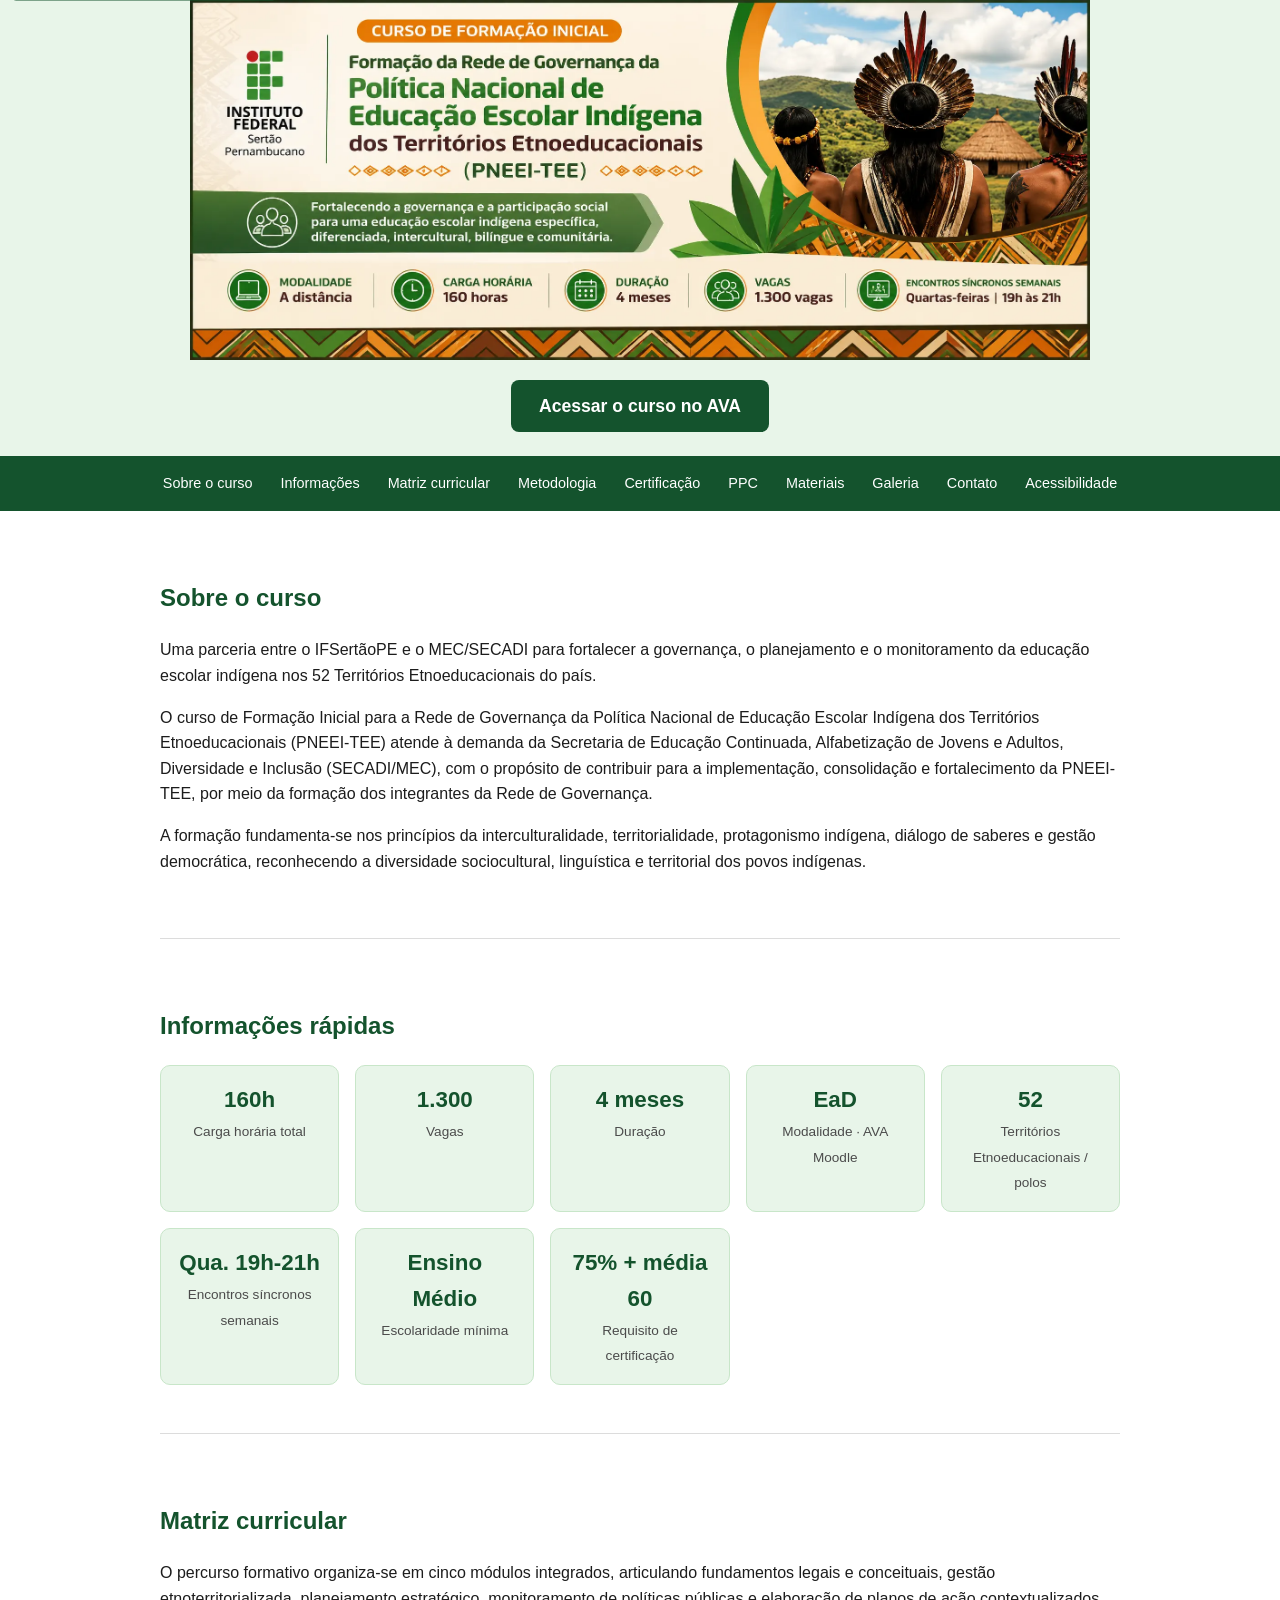
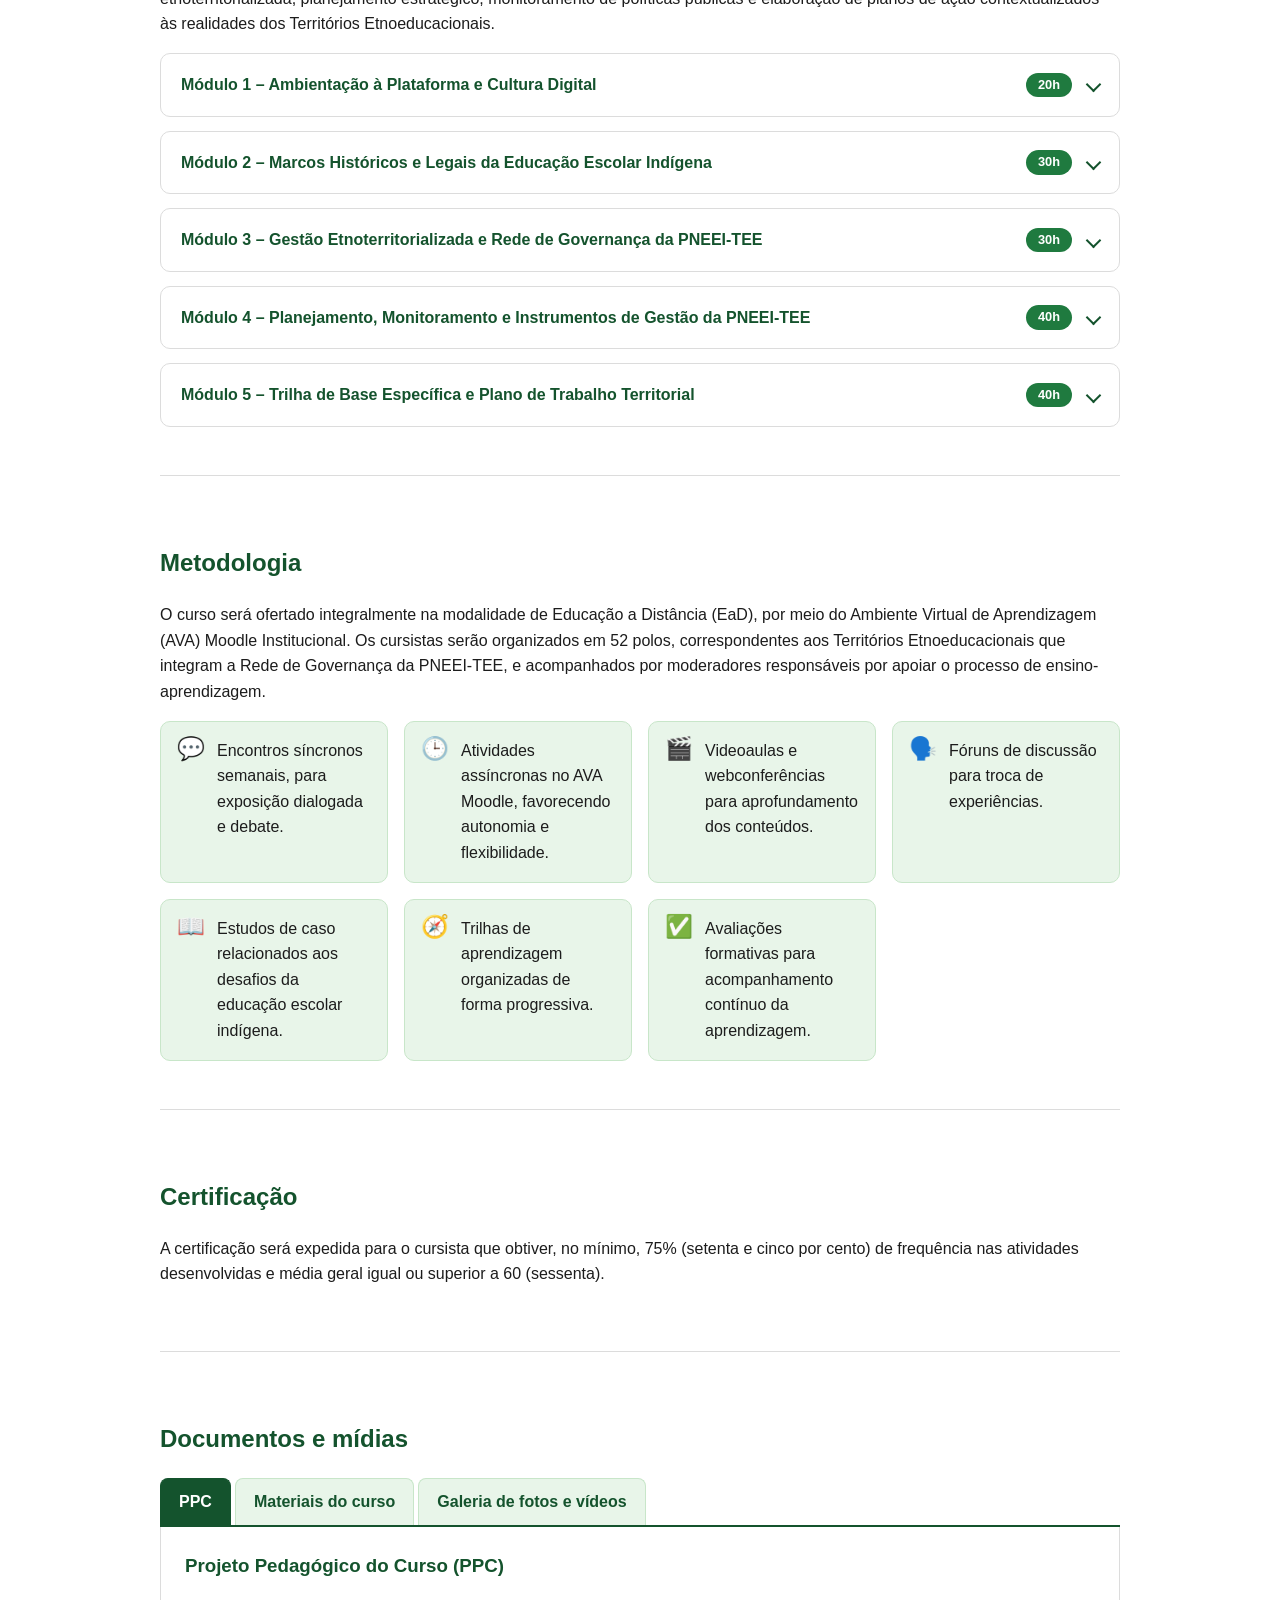
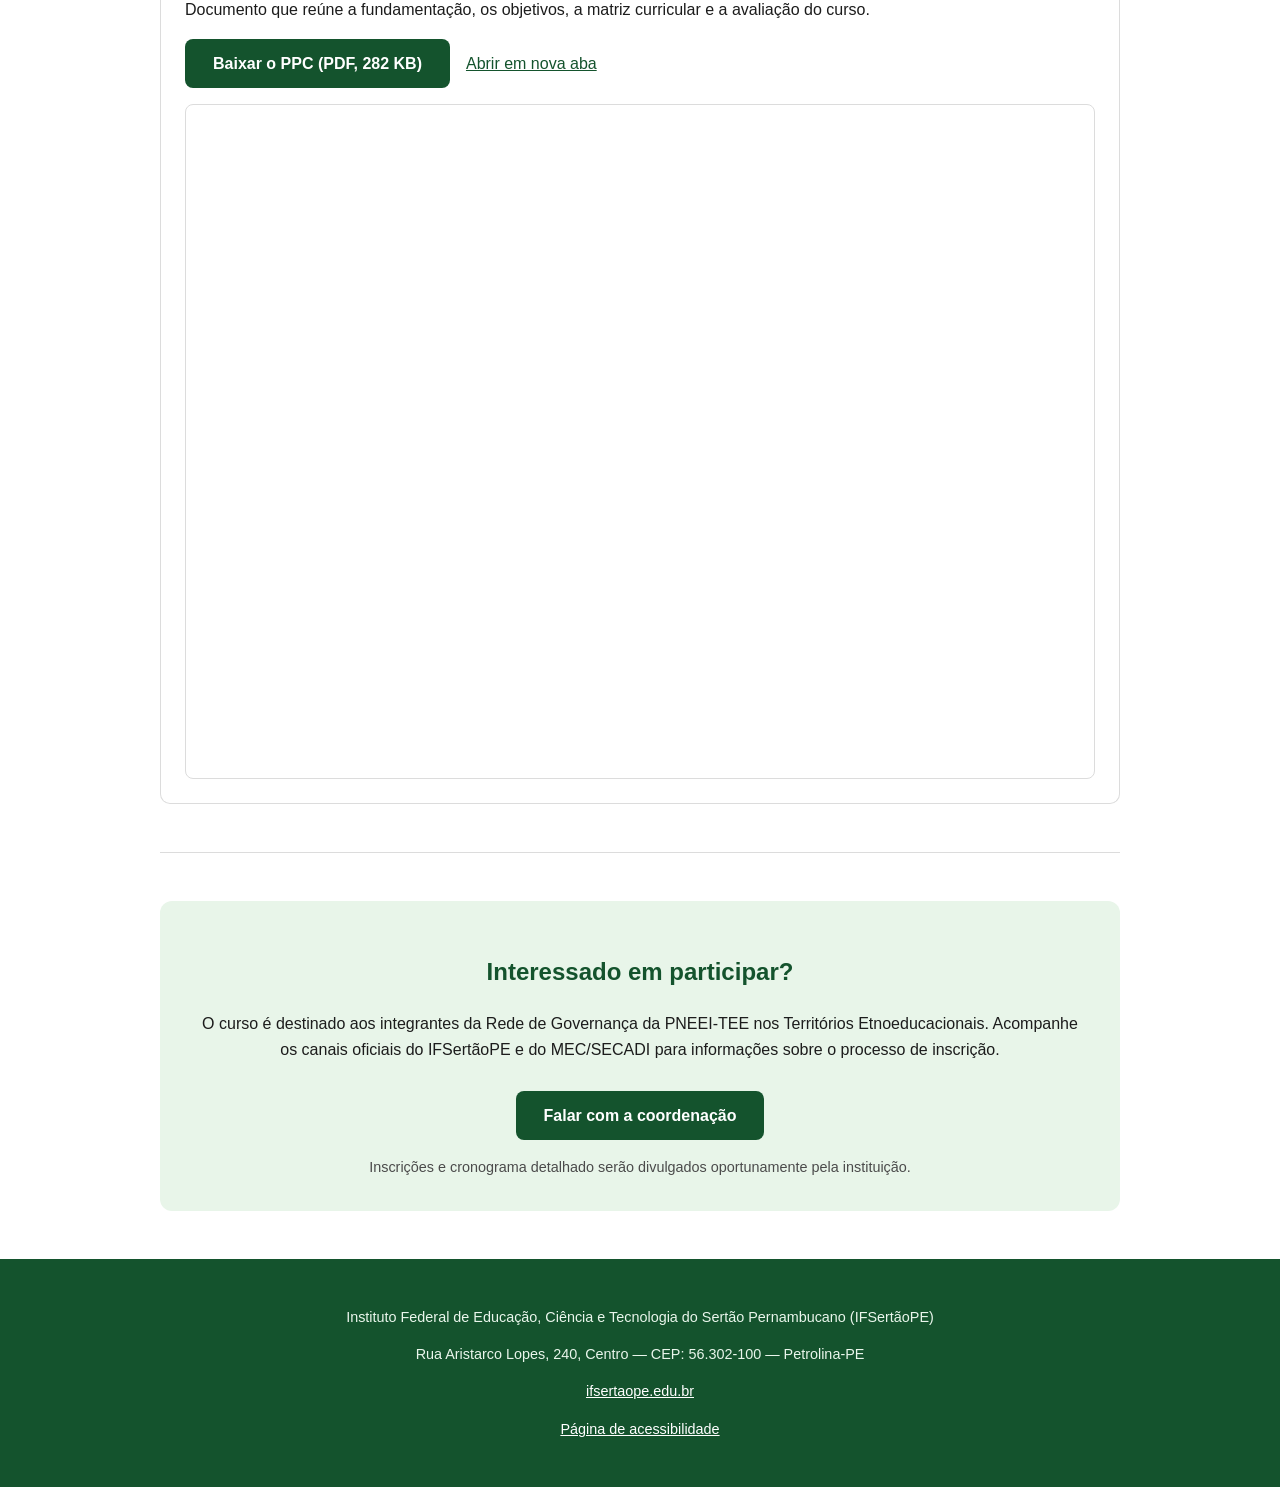
<file: index.html>
<!DOCTYPE html>
<html lang="pt-BR">
<head>
<meta charset="UTF-8">
<meta name="viewport" content="width=device-width, initial-scale=1.0">
<title>PNEEI-TEE | Formação da Rede de Governança - IFSertãoPE</title>
<meta name="description" content="Curso de Formação Inicial para a Rede de Governança da Política Nacional de Educação Escolar Indígena dos Territórios Etnoeducacionais (PNEEI-TEE), oferecido pelo IFSertãoPE em parceria com o MEC/SECADI.">
<link rel="stylesheet" href="./styles.css">
</head>
<body>

<a class="pular-conteudo" href="#conteudo">Pular para o conteúdo principal</a>

<header class="cabecalho">
    <h1 class="visually-hidden">Formação da Rede de Governança da Política Nacional de
        Educação Escolar Indígena dos Territórios Etnoeducacionais (PNEEI-TEE)</h1>
    <img class="banner-curso" src="./Curso.webp" alt="" width="1983" height="793">
    <a class="botao-principal botao-ava" href="https://ava.ead.ifsertaope.edu.br/course/view.php?id=1123"
        target="_blank" rel="noopener">Acessar o curso no AVA
        <span class="visually-hidden">(abre em nova aba)</span></a>
</header>

<nav class="nav-ancoras" aria-label="Seções da página">
    <a href="#sobre">Sobre o curso</a>
    <a href="#informacoes">Informações</a>
    <a href="#modulos">Matriz curricular</a>
    <a href="#metodologia">Metodologia</a>
    <a href="#certificacao">Certificação</a>
    <a href="#ppc">PPC</a>
    <a href="#materiais">Materiais</a>
    <a href="#galeria">Galeria</a>
    <a href="#contato">Contato</a>
    <a href="acessibilidade.html">Acessibilidade</a>
</nav>

<main id="conteudo" tabindex="-1">

    <section id="sobre">
        <h2>Sobre o curso</h2>
        <p>Uma parceria entre o IFSertãoPE e o MEC/SECADI para fortalecer a governança, o
            planejamento e o monitoramento da educação escolar indígena nos 52 Territórios
            Etnoeducacionais do país.</p>
        <p>O curso de Formação Inicial para a Rede de Governança da Política Nacional de
            Educação Escolar Indígena dos Territórios Etnoeducacionais (PNEEI-TEE) atende à
            demanda da Secretaria de Educação Continuada, Alfabetização de Jovens e Adultos,
            Diversidade e Inclusão (SECADI/MEC), com o propósito de contribuir para a
            implementação, consolidação e fortalecimento da PNEEI-TEE, por meio da formação
            dos integrantes da Rede de Governança.</p>
        <p>A formação fundamenta-se nos princípios da interculturalidade, territorialidade,
            protagonismo indígena, diálogo de saberes e gestão democrática, reconhecendo a
            diversidade sociocultural, linguística e territorial dos povos indígenas.</p>
    </section>

    <section id="informacoes">
        <h2>Informações rápidas</h2>
        <div class="grade-info">
            <div class="cartao-info">
                <span class="valor">160h</span>
                <span class="rotulo">Carga horária total</span>
            </div>
            <div class="cartao-info">
                <span class="valor">1.300</span>
                <span class="rotulo">Vagas</span>
            </div>
            <div class="cartao-info">
                <span class="valor">4 meses</span>
                <span class="rotulo">Duração</span>
            </div>
            <div class="cartao-info">
                <span class="valor">EaD</span>
                <span class="rotulo">Modalidade &middot; AVA Moodle</span>
            </div>
            <div class="cartao-info">
                <span class="valor">52</span>
                <span class="rotulo">Territórios Etnoeducacionais / polos</span>
            </div>
            <div class="cartao-info">
                <span class="valor">Qua. 19h-21h</span>
                <span class="rotulo">Encontros síncronos semanais</span>
            </div>
            <div class="cartao-info">
                <span class="valor">Ensino Médio</span>
                <span class="rotulo">Escolaridade mínima</span>
            </div>
            <div class="cartao-info">
                <span class="valor">75% + média 60</span>
                <span class="rotulo">Requisito de certificação</span>
            </div>
        </div>
    </section>

    <section id="modulos">
        <h2>Matriz curricular</h2>
        <p>O percurso formativo organiza-se em cinco módulos integrados, articulando
            fundamentos legais e conceituais, gestão etnoterritorializada, planejamento
            estratégico, monitoramento de políticas públicas e elaboração de planos de ação
            contextualizados às realidades dos Territórios Etnoeducacionais.</p>
        <div class="lista-modulos">

            <details class="modulo">
                <summary>Módulo 1 &ndash; Ambientação à Plataforma e Cultura Digital
                    <span class="carga">20h</span></summary>
                <div class="conteudo-modulo">
                    <p>Navegação no AVA; ferramentas de interação e colaboração; comunicação
                        digital em contextos interculturais e multilíngues; inclusão digital e
                        acessibilidade; proteção de dados e LGPD.</p>
                    <h3>Objetivo</h3>
                    <p>Promover a integração dos cursistas ao ambiente virtual de aprendizagem,
                        desenvolvendo competências digitais necessárias à participação nas
                        atividades formativas.</p>
                </div>
            </details>

            <details class="modulo">
                <summary>Módulo 2 &ndash; Marcos Históricos e Legais da Educação Escolar Indígena
                    <span class="carga">30h</span></summary>
                <div class="conteudo-modulo">
                    <p>História da Educação Escolar Indígena no Brasil; Constituição Federal,
                        LDB, Convenção 169 da OIT; Decreto nº 6.861/2009; Portaria MEC nº
                        539/2025; currículo intercultural; Projeto Político-Pedagógico das
                        escolas indígenas.</p>
                    <h3>Objetivo</h3>
                    <p>Compreender os fundamentos históricos, políticos, legais e pedagógicos
                        que estruturam a Educação Escolar Indígena e a PNEEI-TEE.</p>
                </div>
            </details>

            <details class="modulo">
                <summary>Módulo 3 &ndash; Gestão Etnoterritorializada e Rede de Governança da
                    PNEEI-TEE <span class="carga">30h</span></summary>
                <div class="conteudo-modulo">
                    <p>Estrutura da Rede de Governança da PNEEI-TEE; papel da SECADI e do MEC;
                        regime de colaboração interfederativa; Comissões Gestoras dos
                        Territórios Etnoeducacionais; gestão democrática e participação
                        indígena.</p>
                    <h3>Objetivo</h3>
                    <p>Compreender a estrutura, os mecanismos de funcionamento e os processos
                        de governança da PNEEI-TEE.</p>
                </div>
            </details>

            <details class="modulo">
                <summary>Módulo 4 &ndash; Planejamento, Monitoramento e Instrumentos de Gestão
                    da PNEEI-TEE <span class="carga">40h</span></summary>
                <div class="conteudo-modulo">
                    <p>Planejamento estratégico dos TEEs; Plano de Trabalho e Plano de Ação;
                        indicadores de monitoramento; gestão por resultados; construção de
                        relatórios técnicos; mobilização social.</p>
                    <h3>Objetivo</h3>
                    <p>Desenvolver competências para o planejamento, acompanhamento,
                        monitoramento e avaliação das ações previstas nos Planos de Ação dos
                        Territórios Etnoeducacionais.</p>
                </div>
            </details>

            <details class="modulo">
                <summary>Módulo 5 &ndash; Trilha de Base Específica e Plano de Trabalho
                    Territorial <span class="carga">40h</span></summary>
                <div class="conteudo-modulo">
                    <p>Diagnóstico territorial participativo; consulta livre, prévia e
                        informada; planejamento participativo; demandas formativas dos povos
                        indígenas; elaboração de Plano de Trabalho do TEE.</p>
                    <h3>Objetivo</h3>
                    <p>Aplicar os conhecimentos construídos ao longo do curso na elaboração de
                        estratégias e planos de ação contextualizados às especificidades dos
                        Territórios Etnoeducacionais.</p>
                </div>
            </details>

        </div>
    </section>

    <section id="metodologia">
        <h2>Metodologia</h2>
        <p>O curso será ofertado integralmente na modalidade de Educação a Distância (EaD),
            por meio do Ambiente Virtual de Aprendizagem (AVA) Moodle Institucional. Os
            cursistas serão organizados em 52 polos, correspondentes aos Territórios
            Etnoeducacionais que integram a Rede de Governança da PNEEI-TEE, e acompanhados
            por moderadores responsáveis por apoiar o processo de ensino-aprendizagem.</p>
        <div class="grade-metodologia">
            <div class="cartao-metodologia">
                <span class="icone" aria-hidden="true">💬</span>
                <p>Encontros síncronos semanais, para exposição dialogada e debate.</p>
            </div>
            <div class="cartao-metodologia">
                <span class="icone" aria-hidden="true">🕒</span>
                <p>Atividades assíncronas no AVA Moodle, favorecendo autonomia e flexibilidade.</p>
            </div>
            <div class="cartao-metodologia">
                <span class="icone" aria-hidden="true">🎬</span>
                <p>Videoaulas e webconferências para aprofundamento dos conteúdos.</p>
            </div>
            <div class="cartao-metodologia">
                <span class="icone" aria-hidden="true">🗣️</span>
                <p>Fóruns de discussão para troca de experiências.</p>
            </div>
            <div class="cartao-metodologia">
                <span class="icone" aria-hidden="true">📖</span>
                <p>Estudos de caso relacionados aos desafios da educação escolar indígena.</p>
            </div>
            <div class="cartao-metodologia">
                <span class="icone" aria-hidden="true">🧭</span>
                <p>Trilhas de aprendizagem organizadas de forma progressiva.</p>
            </div>
            <div class="cartao-metodologia">
                <span class="icone" aria-hidden="true">✅</span>
                <p>Avaliações formativas para acompanhamento contínuo da aprendizagem.</p>
            </div>
        </div>
    </section>

    <section id="certificacao">
        <h2>Certificação</h2>
        <p>A certificação será expedida para o cursista que obtiver, no mínimo, 75% (setenta
            e cinco por cento) de frequência nas atividades desenvolvidas e média geral igual
            ou superior a 60 (sessenta).</p>
    </section>

    <section id="recursos">
        <h2>Documentos e mídias</h2>
        <div class="abas">
            <div class="abas-lista" role="tablist" aria-label="Documentos e mídias do curso" hidden>
                <button type="button" role="tab" id="aba-ppc" aria-controls="ppc">PPC</button>
                <button type="button" role="tab" id="aba-materiais" aria-controls="materiais">Materiais do curso</button>
                <button type="button" role="tab" id="aba-galeria" aria-controls="galeria">Galeria de fotos e vídeos</button>
            </div>

            <div class="painel-aba" id="ppc" role="tabpanel" aria-labelledby="aba-ppc" tabindex="0">
                <h3>Projeto Pedagógico do Curso (PPC)</h3>
                <p>Documento que reúne a fundamentação, os objetivos, a matriz curricular e a
                    avaliação do curso.</p>
                <p class="acoes-documento">
                    <a class="botao-principal" href="./PPC.pdf" download>Baixar o PPC (PDF, 282 KB)</a>
                    <a class="link-secundario" href="./PPC.pdf" target="_blank" rel="noopener">Abrir em nova aba
                        <span class="visually-hidden">(abre em nova aba)</span></a>
                </p>
                <iframe class="visualizador-pdf" src="./PPC.pdf" title="Projeto Pedagógico do Curso (PDF)"
                    loading="lazy"></iframe>
            </div>

            <div class="painel-aba" id="materiais" role="tabpanel" aria-labelledby="aba-materiais" tabindex="0">
                <h3>Materiais do curso</h3>
                <p>Documentos em PDF e links de apoio ao curso.</p>
                <div class="reservado">
                    <span class="icone" aria-hidden="true">📚</span>
                    <p>Os materiais do curso serão publicados aqui em breve.</p>
                </div>
            </div>

            <div class="painel-aba" id="galeria" role="tabpanel" aria-labelledby="aba-galeria" tabindex="0">
                <h3>Galeria de fotos e vídeos</h3>
                <div class="reservado">
                    <span class="icone" aria-hidden="true">🖼️</span>
                    <p>As fotos e os vídeos do curso serão publicados aqui em breve.</p>
                </div>
            </div>
        </div>
    </section>

    <section id="contato">
        <div class="chamada-contato">
            <h2>Interessado em participar?</h2>
            <p>O curso é destinado aos integrantes da Rede de Governança da PNEEI-TEE nos
                Territórios Etnoeducacionais. Acompanhe os canais oficiais do IFSertãoPE e do
                MEC/SECADI para informações sobre o processo de inscrição.</p>
            <!-- TODO: substituir pelo e-mail de contato oficial da coordenação do curso antes de publicar. -->
            <a class="botao-principal" href="mailto:adonias.soares@ifsertao-pe.edu.br">Falar com a coordenação</a>
            <span class="aviso">Inscrições e cronograma detalhado serão divulgados oportunamente pela instituição.</span>
        </div>
    </section>

</main>

<footer>
    <p>Instituto Federal de Educação, Ciência e Tecnologia do Sertão Pernambucano (IFSertãoPE)</p>
    <p>Rua Aristarco Lopes, 240, Centro &mdash; CEP: 56.302-100 &mdash; Petrolina-PE</p>
    <p><a href="https://ifsertaope.edu.br/">ifsertaope.edu.br</a></p>
    <p><a href="acessibilidade.html">Página de acessibilidade</a></p>
</footer>

<script src="./abas.js"></script>
</body>
</html>
</file>
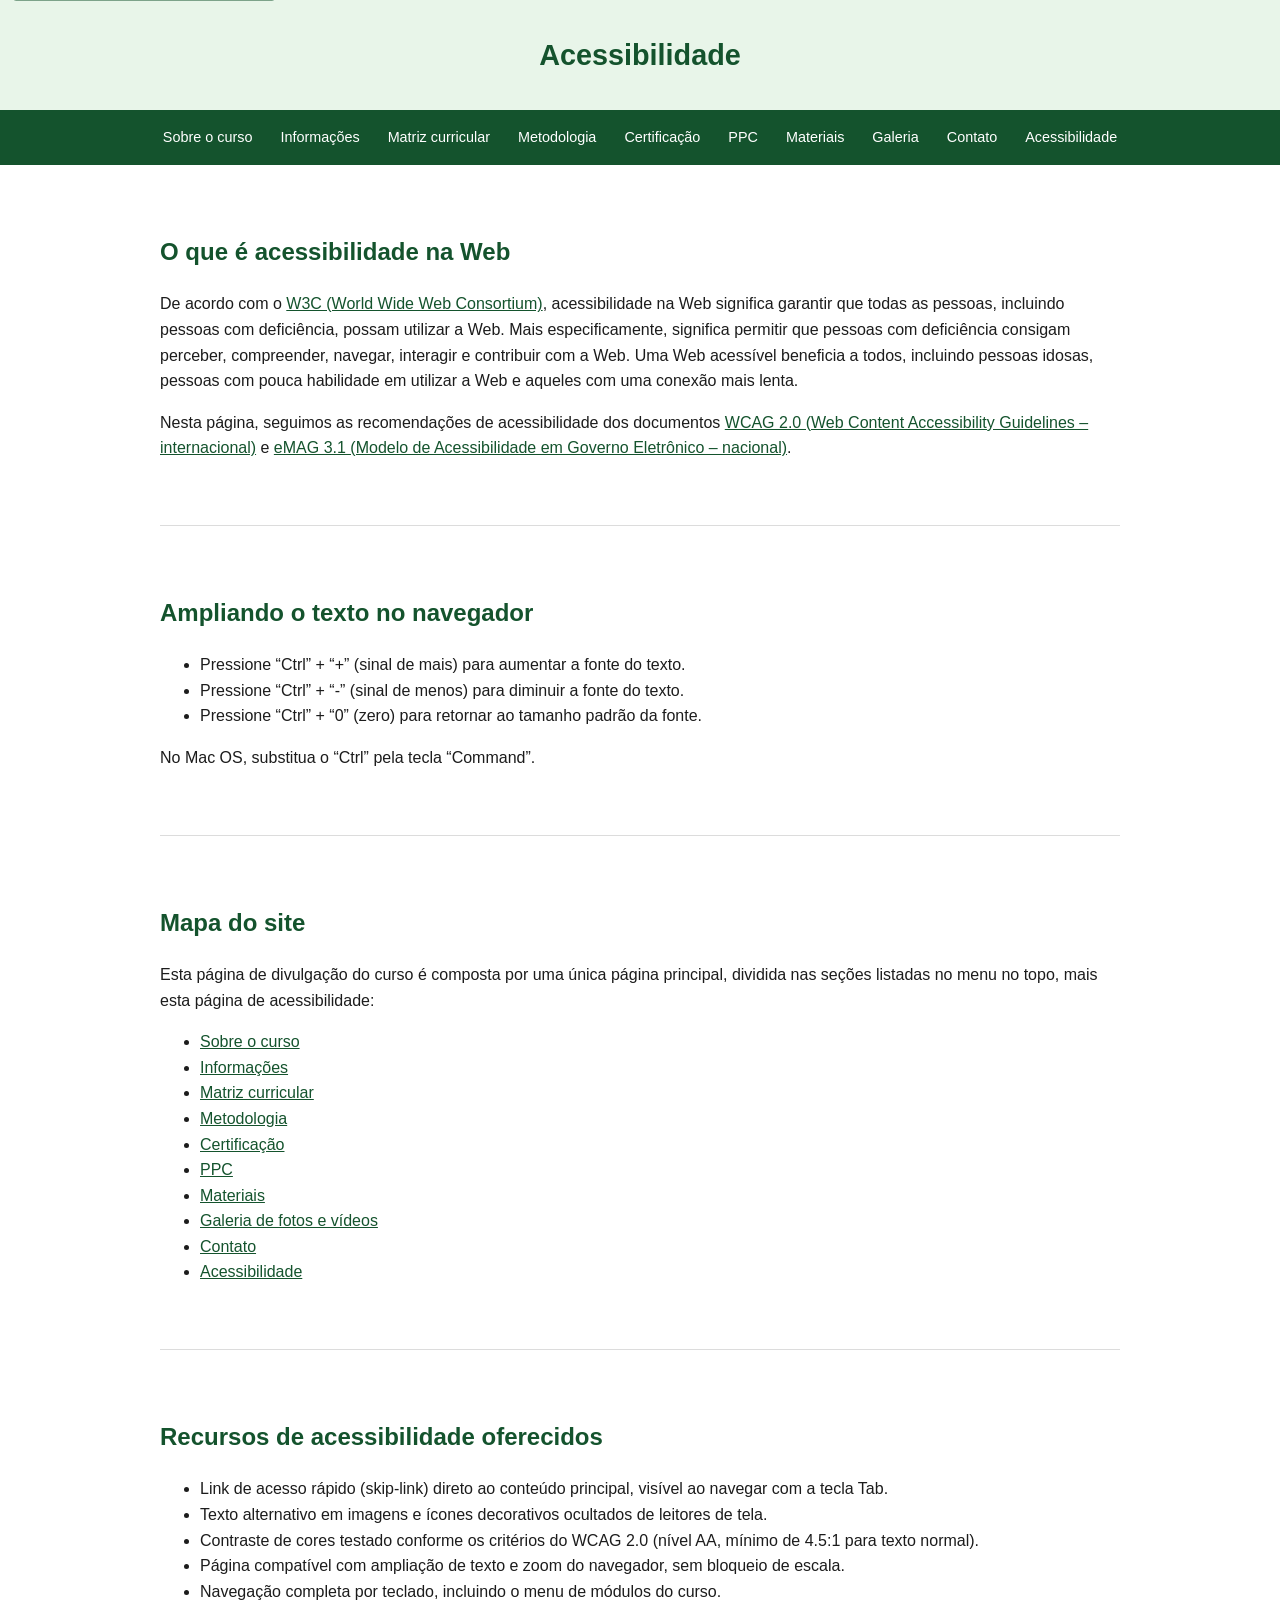
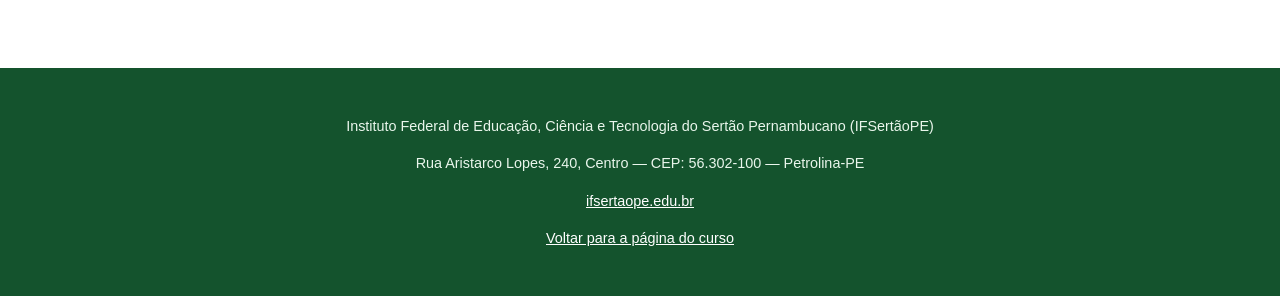
<file: acessibilidade.html>
<!DOCTYPE html>
<html lang="pt-BR">
<head>
<meta charset="UTF-8">
<meta name="viewport" content="width=device-width, initial-scale=1.0">
<title>Acessibilidade | PNEEI-TEE - IFSertãoPE</title>
<meta name="description" content="Informações sobre os recursos de acessibilidade da página de divulgação do curso PNEEI-TEE: link de acesso rápido ao conteúdo, ampliação de texto e conformidade com WCAG 2.0 e eMAG 3.1.">
<link rel="stylesheet" href="./styles.css">
</head>
<body>

<a class="pular-conteudo" href="#conteudo">Pular para o conteúdo principal</a>

<header class="cabecalho">
    <h1 class="titulo-pagina">Acessibilidade</h1>
</header>

<nav class="nav-ancoras" aria-label="Seções da página">
    <a href="index.html#sobre">Sobre o curso</a>
    <a href="index.html#informacoes">Informações</a>
    <a href="index.html#modulos">Matriz curricular</a>
    <a href="index.html#metodologia">Metodologia</a>
    <a href="index.html#certificacao">Certificação</a>
    <a href="index.html#ppc">PPC</a>
    <a href="index.html#materiais">Materiais</a>
    <a href="index.html#galeria">Galeria</a>
    <a href="index.html#contato">Contato</a>
    <a href="acessibilidade.html" aria-current="page">Acessibilidade</a>
</nav>

<main id="conteudo" tabindex="-1">

    <section id="sobre-acessibilidade">
        <h2>O que é acessibilidade na Web</h2>
        <p>De acordo com o <a href="https://www.w3c.br/">W3C (World Wide Web Consortium)</a>,
            acessibilidade na Web significa garantir que todas as pessoas, incluindo pessoas
            com defici&ecirc;ncia, possam utilizar a Web. Mais especificamente, significa
            permitir que pessoas com defici&ecirc;ncia consigam perceber, compreender, navegar,
            interagir e contribuir com a Web. Uma Web acess&iacute;vel beneficia a todos,
            incluindo pessoas idosas, pessoas com pouca habilidade em utilizar a Web e aqueles
            com uma conex&atilde;o mais lenta.</p>
        <p>Nesta p&aacute;gina, seguimos as recomenda&ccedil;&otilde;es de acessibilidade dos
            documentos <a href="https://www.w3.org/Translations/WCAG20-pt-br/">WCAG 2.0 (Web
            Content Accessibility Guidelines &ndash; internacional)</a> e
            <a href="https://emag.governoeletronico.gov.br/">eMAG 3.1 (Modelo de Acessibilidade
            em Governo Eletr&ocirc;nico &ndash; nacional)</a>.</p>
    </section>

    <section id="ampliacao">
        <h2>Ampliando o texto no navegador</h2>
        <ul>
            <li>Pressione &ldquo;Ctrl&rdquo; + &ldquo;+&rdquo; (sinal de mais) para aumentar a
                fonte do texto.</li>
            <li>Pressione &ldquo;Ctrl&rdquo; + &ldquo;-&rdquo; (sinal de menos) para diminuir a
                fonte do texto.</li>
            <li>Pressione &ldquo;Ctrl&rdquo; + &ldquo;0&rdquo; (zero) para retornar ao tamanho
                padr&atilde;o da fonte.</li>
        </ul>
        <p>No Mac OS, substitua o &ldquo;Ctrl&rdquo; pela tecla &ldquo;Command&rdquo;.</p>
    </section>

    <section id="mapa-do-site">
        <h2>Mapa do site</h2>
        <p>Esta p&aacute;gina de divulga&ccedil;&atilde;o do curso &eacute; composta por uma
            &uacute;nica p&aacute;gina principal, dividida nas se&ccedil;&otilde;es listadas no
            menu no topo, mais esta p&aacute;gina de acessibilidade:</p>
        <ul>
            <li><a href="index.html#sobre">Sobre o curso</a></li>
            <li><a href="index.html#informacoes">Informa&ccedil;&otilde;es</a></li>
            <li><a href="index.html#modulos">Matriz curricular</a></li>
            <li><a href="index.html#metodologia">Metodologia</a></li>
            <li><a href="index.html#certificacao">Certifica&ccedil;&atilde;o</a></li>
            <li><a href="index.html#ppc">PPC</a></li>
            <li><a href="index.html#materiais">Materiais</a></li>
            <li><a href="index.html#galeria">Galeria de fotos e v&iacute;deos</a></li>
            <li><a href="index.html#contato">Contato</a></li>
            <li><a href="acessibilidade.html" aria-current="page">Acessibilidade</a></li>
        </ul>
    </section>

    <section id="recursos">
        <h2>Recursos de acessibilidade oferecidos</h2>
        <ul>
            <li>Link de acesso r&aacute;pido (skip-link) direto ao conte&uacute;do principal,
                vis&iacute;vel ao navegar com a tecla Tab.</li>
            <li>Texto alternativo em imagens e &iacute;cones decorativos ocultados de leitores
                de tela.</li>
            <li>Contraste de cores testado conforme os crit&eacute;rios do WCAG 2.0 (n&iacute;vel
                AA, m&iacute;nimo de 4.5:1 para texto normal).</li>
            <li>P&aacute;gina compat&iacute;vel com amplia&ccedil;&atilde;o de texto e zoom do
                navegador, sem bloqueio de escala.</li>
            <li>Navega&ccedil;&atilde;o completa por teclado, incluindo o menu de m&oacute;dulos
                do curso.</li>
        </ul>
    </section>

</main>

<footer>
    <p>Instituto Federal de Educação, Ciência e Tecnologia do Sertão Pernambucano (IFSertãoPE)</p>
    <p>Rua Aristarco Lopes, 240, Centro &mdash; CEP: 56.302-100 &mdash; Petrolina-PE</p>
    <p><a href="https://ifsertaope.edu.br/">ifsertaope.edu.br</a></p>
    <p><a href="index.html">Voltar para a página do curso</a></p>
</footer>

</body>
</html>
</file>
<file: styles.css>
/* Estilos da página de divulgação do curso PNEEI-TEE (IFSertãoPE).
   Sem dependência de CDN/framework externo, para facilitar a migração
   futura para o servidor da instituição sem ajustes de build. */

:root {
    --verde-escuro: #14532d;
    --verde: #1f7a3f;
    --verde-claro: #e8f5e9;
    --dourado: #b8860b;
    --texto: #1c1c1c;
    --texto-claro: #4b4b4b;
    --fundo: #ffffff;
    --borda: #dcdcdc;
}

html {
    scroll-behavior: smooth;
}

* {
    box-sizing: border-box;
}

body {
    margin: 0;
    font-family: "Segoe UI", Roboto, Arial, sans-serif;
    color: var(--texto);
    background: var(--fundo);
    line-height: 1.6;
}

a {
    color: var(--verde-escuro);
}

.visually-hidden {
    position: absolute;
    width: 1px;
    height: 1px;
    padding: 0;
    margin: -1px;
    overflow: hidden;
    clip: rect(0, 0, 0, 0);
    white-space: nowrap;
    border: 0;
}

.pular-conteudo {
    position: absolute;
    top: 0;
    left: 8px;
    background: var(--verde-escuro);
    color: #fff;
    padding: 10px 16px;
    border-radius: 0 0 8px 8px;
    text-decoration: none;
    font-weight: 700;
    z-index: 100;
    transform: translateY(-100%);
    transition: transform 0.2s ease;
}

.pular-conteudo:focus {
    transform: translateY(0);
}

.cabecalho {
    background: var(--verde-claro);
    padding: 0 0 24px;
    text-align: center;
}

.cabecalho .banner-curso {
    display: block;
    width: 100%;
    max-width: 900px;
    height: auto;
    margin: 0 auto;
}

.cabecalho h1.titulo-pagina {
    color: var(--verde-escuro);
    font-size: 1.8rem;
    margin: 0;
    padding: 32px 20px 8px;
}

.nav-ancoras {
    background: var(--verde-escuro);
    display: flex;
    flex-wrap: wrap;
    justify-content: center;
    gap: 4px;
    padding: 10px;
}

.nav-ancoras a {
    color: #fff;
    text-decoration: none;
    font-size: 0.9rem;
    padding: 6px 12px;
    border-radius: 6px;
}

.nav-ancoras a:hover,
.nav-ancoras a:focus-visible {
    background: rgba(255, 255, 255, 0.15);
}

main {
    max-width: 1000px;
    margin: 0 auto;
    padding: 0 20px;
}

section {
    padding: 48px 0;
    border-bottom: 1px solid var(--borda);
}

section:last-of-type {
    border-bottom: none;
}

h2 {
    color: var(--verde-escuro);
    font-size: 1.5rem;
    margin-bottom: 20px;
}

/* Cartões de informações rápidas */
.grade-info {
    display: grid;
    grid-template-columns: repeat(auto-fit, minmax(150px, 1fr));
    gap: 16px;
}

.cartao-info {
    background: var(--verde-claro);
    border: 1px solid #c8e6c9;
    border-radius: 10px;
    padding: 16px;
    text-align: center;
}

.cartao-info .valor {
    display: block;
    font-size: 1.4rem;
    font-weight: 700;
    color: var(--verde-escuro);
}

.cartao-info .rotulo {
    font-size: 0.85rem;
    color: var(--texto-claro);
}

/* Módulos da matriz curricular */
.lista-modulos {
    display: flex;
    flex-direction: column;
    gap: 14px;
}

.modulo {
    border: 1px solid var(--borda);
    border-radius: 10px;
    padding: 18px 20px;
    transition: border-color 0.2s ease;
}

.modulo:hover {
    border-color: var(--verde);
}

.modulo summary {
    cursor: pointer;
    font-weight: 700;
    color: var(--verde-escuro);
    display: flex;
    align-items: center;
    gap: 12px;
    list-style: none;
}

.modulo summary::-webkit-details-marker {
    display: none;
}

.modulo summary::after {
    content: "";
    flex-shrink: 0;
    width: 9px;
    height: 9px;
    border-right: 2px solid var(--verde-escuro);
    border-bottom: 2px solid var(--verde-escuro);
    transform: rotate(45deg);
    transition: transform 0.2s ease;
    margin-inline-start: 4px;
}

.modulo[open] summary::after {
    transform: rotate(-135deg);
}

.modulo summary .carga {
    flex-shrink: 0;
    margin-inline-start: auto;
    background: var(--verde);
    color: #fff;
    font-size: 0.8rem;
    font-weight: 600;
    border-radius: 999px;
    padding: 2px 12px;
    height: fit-content;
}

.modulo .conteudo-modulo {
    margin-top: 12px;
    color: var(--texto-claro);
}

.modulo .conteudo-modulo h3 {
    font-size: 0.95rem;
    color: var(--texto);
    margin: 14px 0 4px;
}

/* Metodologia */
.grade-metodologia {
    display: grid;
    grid-template-columns: repeat(auto-fit, minmax(220px, 1fr));
    gap: 16px;
}

.cartao-metodologia {
    display: flex;
    align-items: flex-start;
    gap: 12px;
    background: var(--verde-claro);
    border: 1px solid #c8e6c9;
    border-radius: 10px;
    padding: 16px;
    transition: transform 0.2s ease, box-shadow 0.2s ease;
}

.cartao-metodologia:hover {
    transform: translateY(-4px);
    box-shadow: 0 6px 14px rgba(0, 0, 0, 0.12);
}

.cartao-metodologia .icone {
    font-size: 1.4rem;
    line-height: 1;
    flex-shrink: 0;
}

.cartao-metodologia p {
    margin: 0;
    color: var(--texto);
}

/* Botão de acesso ao AVA no cabeçalho */
.cabecalho .botao-ava {
    margin-top: 20px;
    font-size: 1.1rem;
}

/* Seções reservadas para conteúdo ainda não disponível */
.reservado {
    display: flex;
    align-items: center;
    justify-content: center;
    gap: 12px;
    background: var(--verde-claro);
    border: 2px dashed var(--verde);
    border-radius: 12px;
    padding: 32px 20px;
    text-align: center;
}

.reservado .icone {
    font-size: 1.6rem;
    line-height: 1;
}

.reservado p {
    margin: 0;
    color: var(--texto-claro);
}

/* Abas (PPC, materiais e galeria). Sem JavaScript, todos os painéis ficam visíveis. */
.abas-lista:not([hidden]) {
    display: flex;
    flex-wrap: wrap;
    gap: 4px;
    border-bottom: 2px solid var(--verde-escuro);
}

.abas-lista button {
    font: inherit;
    font-weight: 600;
    color: var(--verde-escuro);
    background: var(--verde-claro);
    border: 1px solid #c8e6c9;
    border-bottom: none;
    border-radius: 8px 8px 0 0;
    padding: 10px 18px;
    cursor: pointer;
}

.abas-lista button:hover {
    background: #d4ecd6;
}

.abas-lista button[aria-selected="true"] {
    background: var(--verde-escuro);
    color: #fff;
    border-color: var(--verde-escuro);
}

.painel-aba {
    padding: 24px 0 0;
}

.painel-aba h3 {
    color: var(--verde-escuro);
    margin: 0 0 8px;
}

.abas-lista:not([hidden]) ~ .painel-aba {
    border: 1px solid var(--borda);
    border-top: none;
    border-radius: 0 0 10px 10px;
    padding: 24px;
}

.acoes-documento {
    display: flex;
    flex-wrap: wrap;
    align-items: center;
    gap: 16px;
}

.acoes-documento .botao-principal {
    margin-top: 0;
}

.visualizador-pdf {
    display: block;
    width: 100%;
    height: 75vh;
    min-height: 420px;
    border: 1px solid var(--borda);
    border-radius: 8px;
}

:focus-visible {
    outline: 3px solid var(--dourado);
    outline-offset: 2px;
}

/* Chamada de contato */
.chamada-contato {
    background: var(--verde-claro);
    border-radius: 12px;
    padding: 32px;
    text-align: center;
}

.chamada-contato .aviso {
    display: block;
    margin-top: 16px;
    font-size: 0.9rem;
    color: var(--texto-claro);
}

.botao-principal {
    display: inline-block;
    background: var(--verde-escuro);
    color: #fff;
    text-decoration: none;
    font-weight: 700;
    padding: 12px 28px;
    border-radius: 8px;
    margin-top: 12px;
}

.botao-principal:hover,
.botao-principal:focus-visible {
    background: var(--verde);
}

/* Rodapé institucional */
footer {
    background: var(--verde-escuro);
    color: #eaf6ec;
    padding: 32px 20px;
    text-align: center;
    font-size: 0.9rem;
}

footer a {
    color: #fff;
}

@media (prefers-reduced-motion: reduce) {
    html {
        scroll-behavior: auto;
    }

    .cartao-metodologia {
        transition: none;
    }

    .pular-conteudo {
        transition: none;
    }
}
</file>
